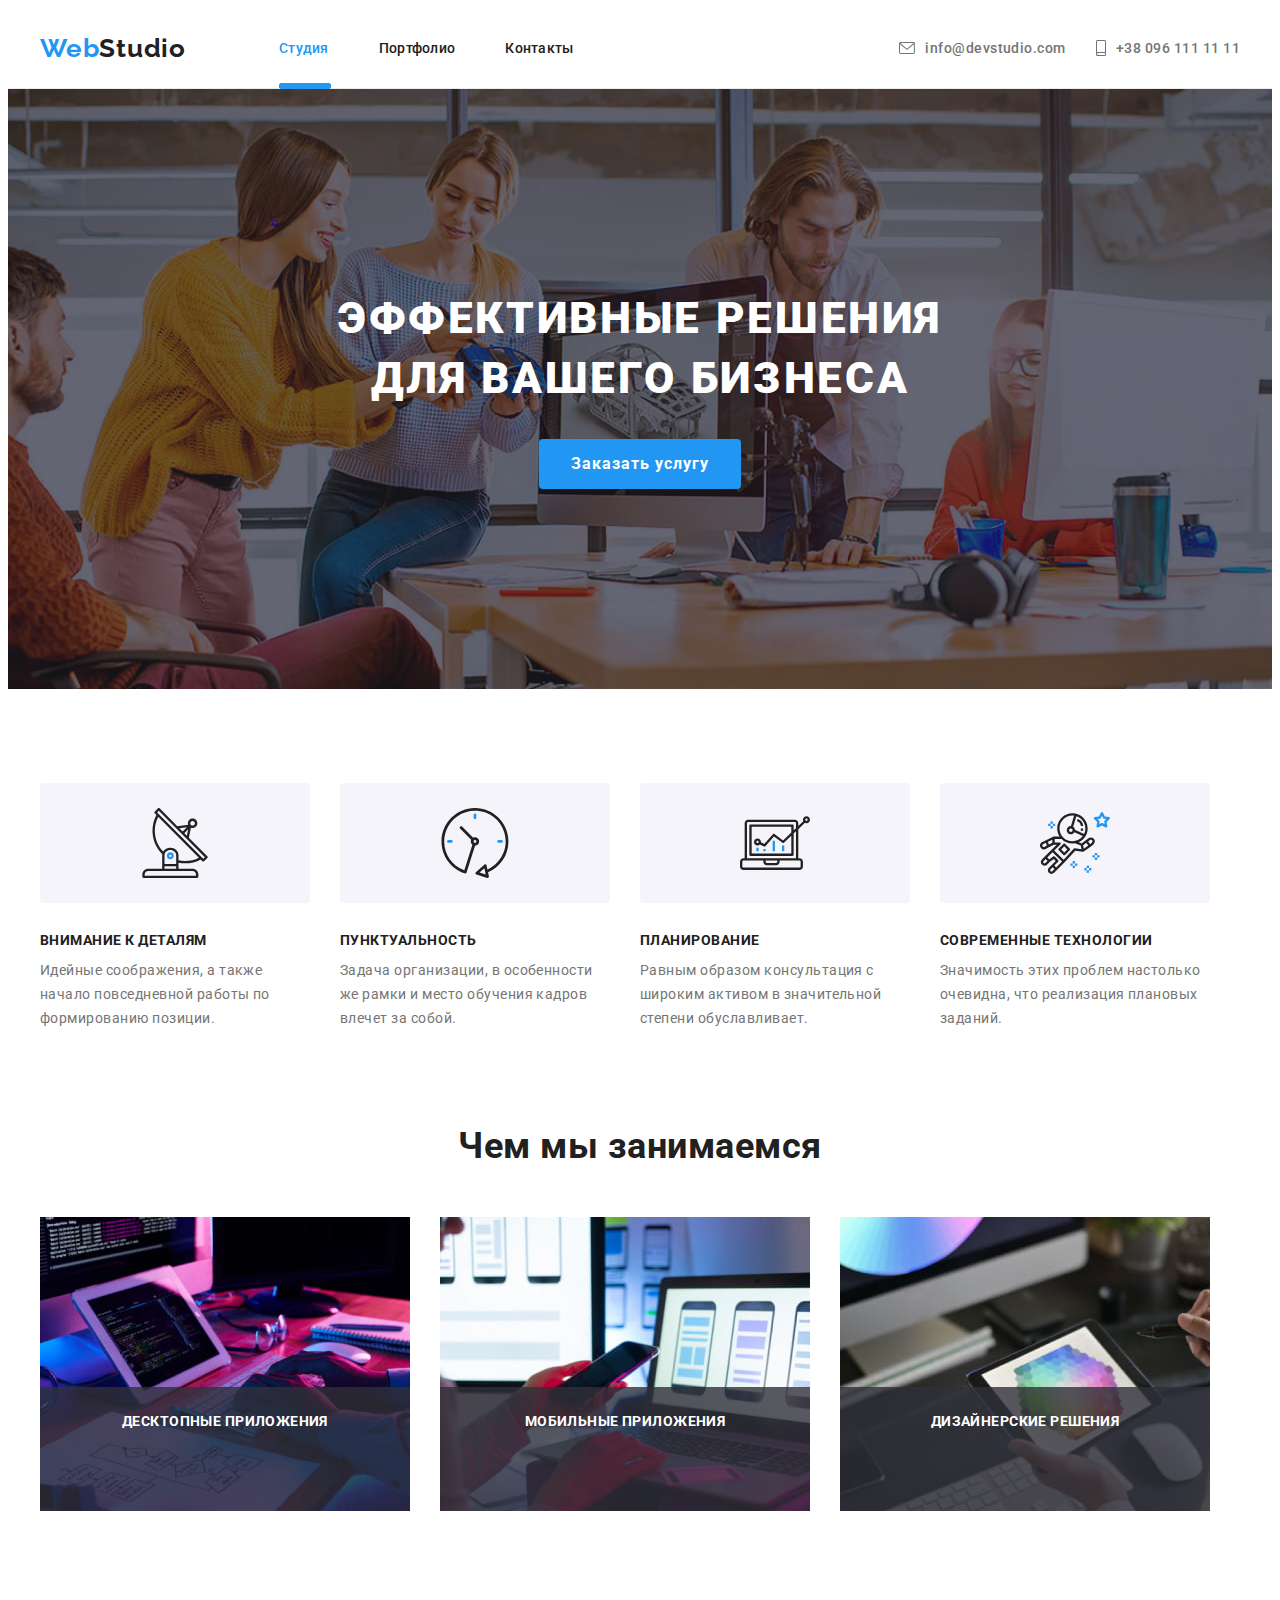
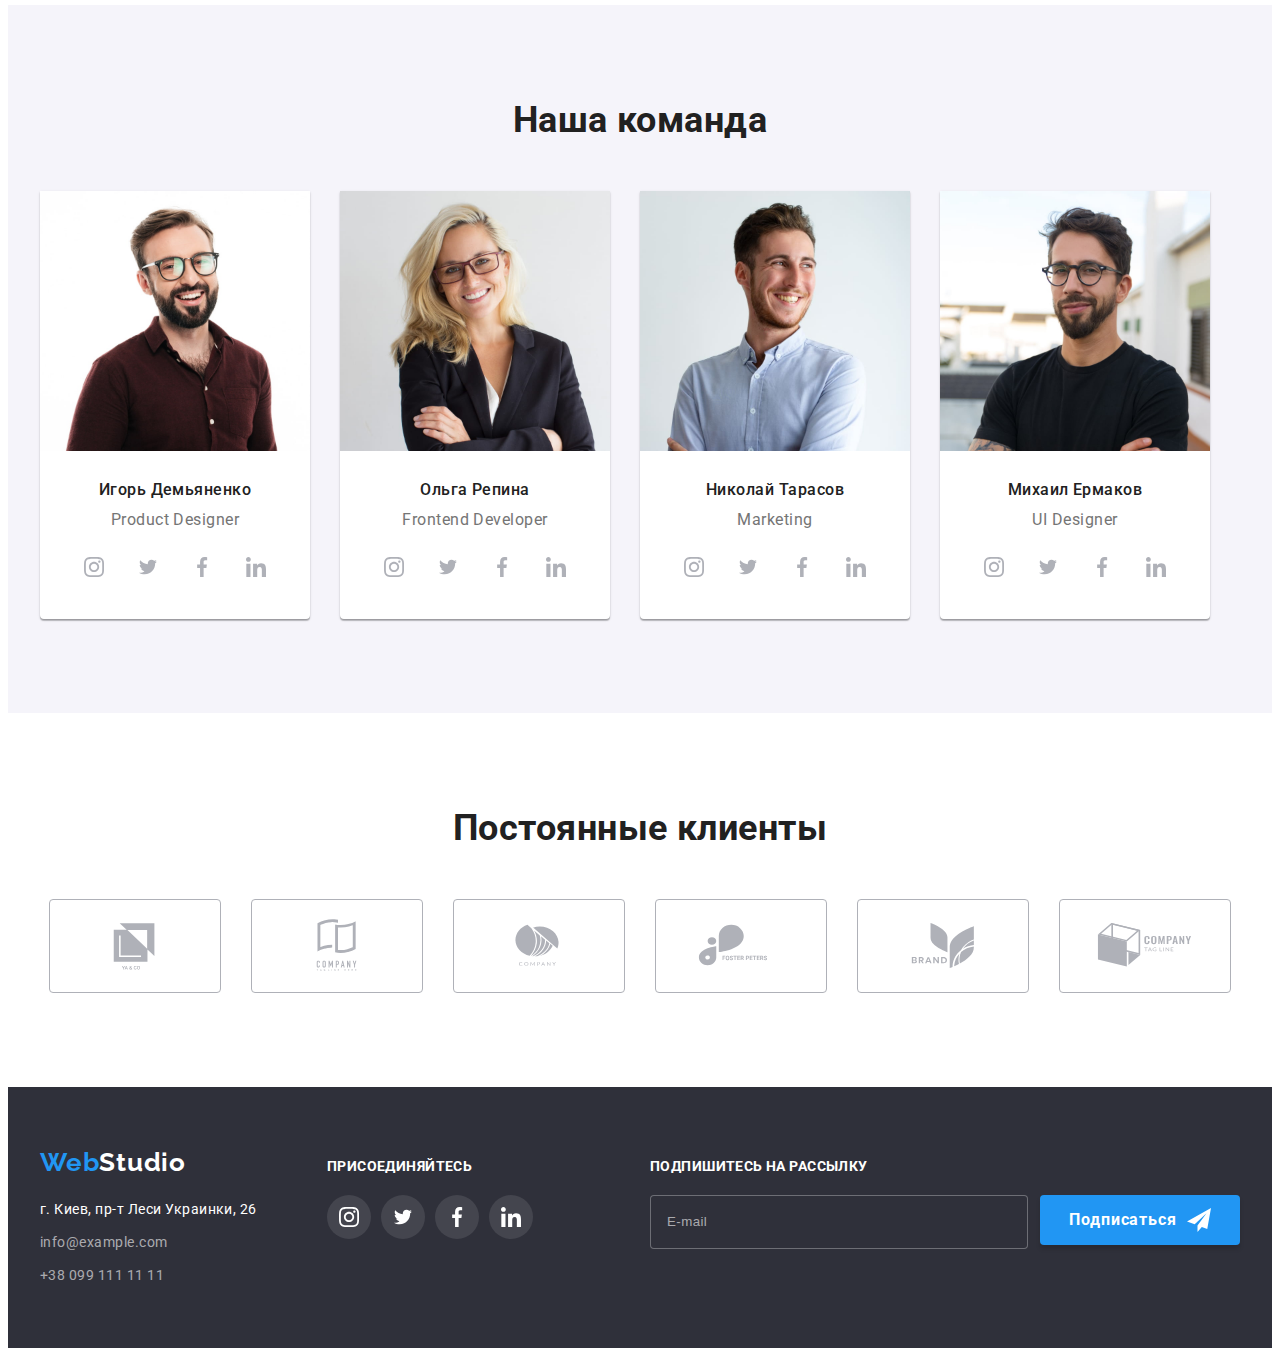
<file: index.html>
<!DOCTYPE html>
<html lang="ru">

<head>

   <meta charset="UTF-8">
   <meta http-equiv="X-UA-Compatible" content="IE=edge">
   <meta name="viewport" content="width=device-width, initial-scale=1.0">
   <title>Document</title>
   <link rel="preconnect" href="https://fonts.googleapis.com">
   <link rel="preconnect" href="https://fonts.gstatic.com" crossorigin>
   <link
      href="https://fonts.googleapis.com/css2?family=Raleway:wght@700&family=Roboto:wght@400;500;700;900&display=swap"
      rel="stylesheet">
   <link rel="stylesheet" href="https://cdnjs.cloudflare.com/ajax/libs/modern-normalize/1.1.0/modern-normalize.min.css"
      integrity="sha512-wpPYUAdjBVSE4KJnH1VR1HeZfpl1ub8YT/NKx4PuQ5NmX2tKuGu6U/JRp5y+Y8XG2tV+wKQpNHVUX03MfMFn9Q=="
      crossorigin="anonymous" referrerpolicy="no-referrer">
   <link rel="stylesheet" type="text/css" href="./css/styles.css">
</head>

<body class="page">

   <!-- HEADER-studio-sitenav -->

   <header class="page-header">
      <div class="page-header-comtent container">
         <nav class="logo-nav-content">
            <a href="" class="logo">Web<span>Studio</span></a>
            <ul class="site-nav list">
               <li><a href="" class="click current">Студия</a></li>
               <li><a href="./portfolio.html" class="click">Портфолио</a></li>
               <li><a href="" class="click">Контакты</a></li>
            </ul>
         </nav>
         <ul class="auth-nav list">
            <li><a href="mailto:info@devstudio.com" class="click"><svg width="16" height="12">
                     <use href="./images/icons.svg#icon-envelope"></use>
                  </svg>info@devstudio.com</a></li>
            <li><a href="tel:+380961111111" class="click"><svg width="10" height="16">
                     <use href="./images/icons.svg#icon-smartphone"></use>
                  </svg>+38 096 111 11 11</a></li>
         </ul>
      </div>
   </header>

   <main>

      <!-- hero -->

      <section class="hero">
         <div class="hero-content">
            <h1 class="hero-title">Эффективные решения<br>
               для вашего бизнеса</h1>
            <button class="btn-service" data-modal-open>
               Заказать услугу
            </button>
         </div>
      </section>

      <!-- declaration -->

      <section class="declaration section">
         <div class="declaration-text container">
            <ul class="declaration-list list">
               <li class="list-item">
                  <div class="declaration-item">
                     <svg width="70" height="70">
                        <use href="./images/icons.svg#icon-antenna"></use>
                     </svg>
                  </div>
                  <h3>Внимание к деталям</h3>
                  <p>Идейные соображения, а также начало повседневной работы по формированию позиции.</p>
               </li>
               <li class="list-item">
                  <div class="declaration-item">
                     <svg width="70" height="70">
                        <use href="./images/icons.svg#icon-clock"></use>
                     </svg>
                  </div>
                  <h3>Пунктуальность</h3>
                  <p>Задача организации, в особенности же рамки и место обучения кадров влечет за собой.</p>
               </li>
               <li class="list-item">
                  <div class="declaration-item">
                     <svg width="70" height="70">
                        <use href="./images/icons.svg#icon-diagram"></use>
                     </svg>
                  </div>
                  <h3>Планирование</h3>
                  <p>Равным образом консультация с широким активом в значительной степени обуславливает.</p>
               </li>
               <li class="list-item">
                  <div class="declaration-item">
                     <svg width="70" height="70">
                        <use href="./images/icons.svg#icon-astronaut"></use>
                     </svg>
                  </div>
                  <h3>Современные технологии</h3>
                  <p>Значимость этих проблем настолько очевидна, что реализация плановых заданий.</p>
               </li>
            </ul>
         </div>
      </section>

      <!-- work -->

      <section class="work section">
         <div class="work-content container">
            <h2 class="work-title">Чем мы занимаемся</h2>
            <ul class="work-images list">
               <li>
                  <img src="./images/box-1.jpg" alt="человек использует настольный ПК" width="370" height="294">
                  <div class="work-label">
                     Десктопные приложения
                  </div>
               </li>
               <li>
                  <img src="./images/box-2.jpg" alt="человек использует смартфон" width="370" height="294">
                  <div class="work-label">
                     Мобильные приложения
                  </div>
               </li>
               <li>
                  <img src="./images/box-3.jpg" alt="человек работает на планшете" width="370" height="294">
                  <div class="work-label">
                     Дизайнерские решения
                  </div>
               </li>
            </ul>
         </div>
      </section>

      <!-- our team -->

      <section class="our-team section">
         <div class="our-team-content container">
            <h2 class="our-team-title">Наша команда</h2>
            <ul class="team-img list">
               <li>
                  <img src="./images/i.demjnenko.jpg" alt="личное фото-игорь демьяненко" width="270" height="260">
                  <div class="team-img-text">
                     <h3>Игорь Демьяненко</h3>
                     <p lang="en">Product Designer</p>
                     <ul class="social-media list">
                        <li class="logo-media"><a href="">
                              <svg class="media" width="20" height="20">
                                 <use href="./images/icons.svg#icon-instagram"></use>
                              </svg>
                           </a></li>
                        <li class="logo-media"><a href="">
                              <svg class="media" width="22" height="18">
                                 <use href="./images/icons.svg#icon-twitter"></use>
                              </svg>
                           </a></li>
                        <li class="logo-media"><a href="">
                              <svg class="media" width="20" height="28">
                                 <use href="./images/icons.svg#icon-facebook"></use>
                              </svg>
                           </a></li>
                        <li class="logo-media"><a href="">
                              <svg class="media" width="20" height="20">
                                 <use href="./images/icons.svg#icon-linkedin"></use>
                              </svg>
                           </a></li>
                     </ul>
                  </div>
               </li>
               <li>
                  <img src="./images/o.repina.jpg" alt="личное фото-ольга репина" width="270" height="260">
                  <div class="team-img-text">
                     <h3>Ольга Репина</h3>
                     <p lang="en">Frontend Developer</p>
                     <ul class="social-media list">
                        <li class="logo-media"><a href="">
                              <svg class="media" width="20" height="20">
                                 <use href="./images/icons.svg#icon-instagram"></use>
                              </svg>
                           </a></li>
                        <li class="logo-media"><a href="">
                              <svg class="media" width="22" height="18">
                                 <use href="./images/icons.svg#icon-twitter"></use>
                              </svg>
                           </a></li>
                        <li class="logo-media"><a href="">
                              <svg class="media" width="20" height="28">
                                 <use href="./images/icons.svg#icon-facebook"></use>
                              </svg>
                           </a></li>
                        <li class="logo-media"><a href="">
                              <svg class="media" width="20" height="20">
                                 <use href="./images/icons.svg#icon-linkedin"></use>
                              </svg>
                           </a></li>
                     </ul>
                  </div>
               </li>
               <li>
                  <img src="./images/n.tarasov.jpg" alt="личное фото-николай тарасов" width="270" height="260">
                  <div class="team-img-text">
                     <h3>Николай Тарасов</h3>
                     <p lang="en">Marketing</p>
                     <ul class="social-media list">
                        <li class="logo-media"><a href="">
                              <svg class="media" width="20" height="20">
                                 <use href="./images/icons.svg#icon-instagram"></use>
                              </svg>
                           </a></li>
                        <li class="logo-media"><a href="">
                              <svg class="media" width="22" height="18">
                                 <use href="./images/icons.svg#icon-twitter"></use>
                              </svg>
                           </a></li>
                        <li class="logo-media"><a href="">
                              <svg class="media" width="20" height="28">
                                 <use href="./images/icons.svg#icon-facebook"></use>
                              </svg>
                           </a></li>
                        <li class="logo-media"><a href="">
                              <svg class="media" width="20" height="20">
                                 <use href="./images/icons.svg#icon-linkedin"></use>
                              </svg>
                           </a></li>
                     </ul>
                  </div>
               </li>
               <li>
                  <img src="./images/m.ermakov.jpg" alt="личное фото-михаил ермаков" width="270" height="260">
                  <div class="team-img-text">
                     <h3>Михаил Ермаков</h3>
                     <p lang="en">UI Designer</p>
                     <ul class="social-media list">
                        <li class="logo-media"><a href="">
                              <svg class="media" width="20" height="20">
                                 <use href="./images/icons.svg#icon-instagram"></use>
                              </svg>
                           </a></li>
                        <li class="logo-media"><a href="">
                              <svg class="media" width="22" height="18">
                                 <use href="./images/icons.svg#icon-twitter"></use>
                              </svg>
                           </a></li>
                        <li class="logo-media"><a href="">
                              <svg class="media" width="20" height="28">
                                 <use href="./images/icons.svg#icon-facebook"></use>
                              </svg>
                           </a></li>
                        <li class="logo-media"><a href="">
                              <svg class="media" width="20" height="20">
                                 <use href="./images/icons.svg#icon-linkedin"></use>
                              </svg>
                           </a></li>
                     </ul>
                  </div>
               </li>
            </ul>
         </div>
      </section>

      <!-- regular-customers -->

      <section class="reg-custom section">
         <div class="gallery-custom container">
            <h2 class="reg-custom-title">Постоянные клиенты</h2>
            <ul class="reg-custom-gallery list">
               <li class="logo-client">
                  <a href="">
                     <svg class="client" width="106" height="60">
                        <use href="./images/icons.svg#icon-group-1"></use>
                     </svg>
                  </a>
               </li>
               <li class="logo-client">
                  <a href="">
                     <svg class="client" width="106" height="60">
                        <use href="./images/icons.svg#icon-group-2"></use>
                     </svg>
                  </a>
               </li>
               <li class="logo-client">
                  <a href="">
                     <svg class="client" width="106" height="60">
                        <use href="./images/icons.svg#icon-group-3"></use>
                     </svg>
                  </a>
               </li>
               <li class="logo-client">
                  <a href="">
                     <svg class="client" width="106" height="60">
                        <use href="./images/icons.svg#icon-group-4"></use>
                     </svg>
                  </a>
               </li>
               <li class="logo-client">
                  <a href="">
                     <svg class="client" width="106" height="60">
                        <use href="./images/icons.svg#icon-group-5"></use>
                     </svg>
                  </a>
               </li>
               <li class="logo-client">
                  <a href="">
                     <svg class="client" width="106" height="60">
                        <use href="./images/icons.svg#icon-group-6"></use>
                     </svg>
                  </a>
               </li>
            </ul>
         </div>
      </section>

      <!-- modal -->

      <div class="backdrop is-hidden" data-modal>
         <div class="modal-wind">
            <div class="modal-button-close">
               <button type="button" class="btn-close-service" data-modal-close>
                  <svg width="11" height="11">
                     <use href="./images/icons.svg#icon-Vector-close"></use>
                  </svg>
               </button>
            </div>
            <div class="modal-form">
               <h2>Оставьте свои данные, мы вам перезвоним</h2>
               <form class="speaker-form">
                  <div class="form-fild">
                     <label for="user-name">
                        <span class="form-fild-name">Имя</span>
                        <input type="text" name="user-name" id="user-name" class="form-input">
                        <span class="icon-form-fild">
                           <svg width="18" height="18">
                              <use href="./images/icons.svg#icon-person-black"></use>
                           </svg>
                        </span>
                     </label>
                  </div>
                  <div class="form-fild">
                     <label for="tel">
                        <span class="form-fild-name">Телефон</span>
                        <input type="tel" name="tel" id="tel" class="form-input">
                        <span class="icon-form-fild">
                           <svg width="18" height="18">
                              <use href="./images/icons.svg#icon-phone-black"></use>
                           </svg>
                        </span>
                     </label>
                  </div>
                  <div class="form-fild">
                     <label for="mail">
                        <span class="form-fild-name">Почта</span>
                        <input type="email" name="email" id="mail" class="form-input">
                        <span class="icon-form-fild">
                           <svg width="18" height="18">
                              <use href="./images/icons.svg#icon-email-black"></use>
                           </svg>
                        </span>
                     </label>
                  </div>
                  <div class="form-coment">
                     <label for="coment">Комментарий</label>
                     <textarea name="feedback" rows="4" id="coment" placeholder="Введите текст"></textarea>
                  </div>
                  <div class="form-agreement">
                     <label class="agreement" for="agreement">
                        <input type="checkbox" name="agreement" id="agreement" class="checkbox">
                        Соглашаюсь с рассылкой и принимаю
                        <a href="">Условия договора</a>
                        <span class="agreement-icon-check">
                           <svg width="16" height="15">
                              <use href="./images/icons.svg#icon-icon-check"></use>
                           </svg>
                        </span>
                        <span class="agreement-icon">
                           <svg width="16" height="15">
                              <use href="./images/icons.svg#icon-vector-check"></use>
                           </svg>
                        </span>
                     </label>
                  </div>
                  <div class="form-fild-button">
                     <button type="submit">Отправить</button>
                  </div>
               </form>
            </div>
         </div>
      </div>
   </main>

   <!-- footer -->

   <footer>
      <div class="fotor-content container">
         <div class="address">
            <a href="" class="logo-footer">Web<span>Studio</span></a>
            <address class="address-footer">
               <ul class="contact-footer list">
                  <li><a href="https://www.google.com.ua/maps/search/%D0%B3.+%D0%9A%D0%B8%D0%B5%D0%B2,+%D0%BF%D1%80-%D1%82+%D0%9B%D0%B5%D1%81%D0%B8+%D0%A3%D0%BA%D1%80%D0%B0%D0%B8%D0%BD%D0%BA%D0%B8,+26/@50.4262396,30.5361652,17.26z?hl=ru"
                        class="address-map" target="_blank" rel="noreferrer noopener">г. Киев, пр-т Леси Украинки,
                        26</a></li>
                  <li><a href="mailto:info@example.com" class="click">info@example.com</a></li>
                  <li><a href="tel:+380991111111" class="click">+38 099 111 11 11</a></li>
               </ul>
            </address>
         </div>
         <div class="social">
            <h3>присоединяйтесь</h3>
            <ul class="social-site list">
               <li class="site-media"><a href="">
                     <svg class="socmedia" width="20" height="20">
                        <use href="./images/icons.svg#icon-instagram"></use>
                     </svg>
                  </a></li>
               <li class="site-media"><a href="">
                     <svg class="socmedia" width="22" height="18">
                        <use href="./images/icons.svg#icon-twitter"></use>
                     </svg>
                  </a></li>
               <li class="site-media"><a href="">
                     <svg class="socmedia" width="20" height="28">
                        <use href="./images/icons.svg#icon-facebook"></use>
                     </svg>
                  </a></li>
               <li class="site-media"><a href="">
                     <svg class="socmedia" width="20" height="20">
                        <use href="./images/icons.svg#icon-linkedin"></use>
                     </svg>
                  </a></li>
            </ul>
         </div>
         <div class="mail-mailing">
            <form>
               <label class="mailing-list" for="mailing">Подпишитесь на рассылку</label>
               <div class="but-mailing-mail">
                  <input type="email" name="email" id="mailing" placeholder="E-mail">
                  <button class="but-mailing" type="submit">Подписаться
                     <svg width="24" height="24">
                        <use href="./images/icons.svg#icon-icon-send"></use>
                     </svg>
                  </button>
               </div>
            </form>
         </div>
      </div>
   </footer>
   <script src="./js/modal.js"></script>

</body>



</html>
</file>
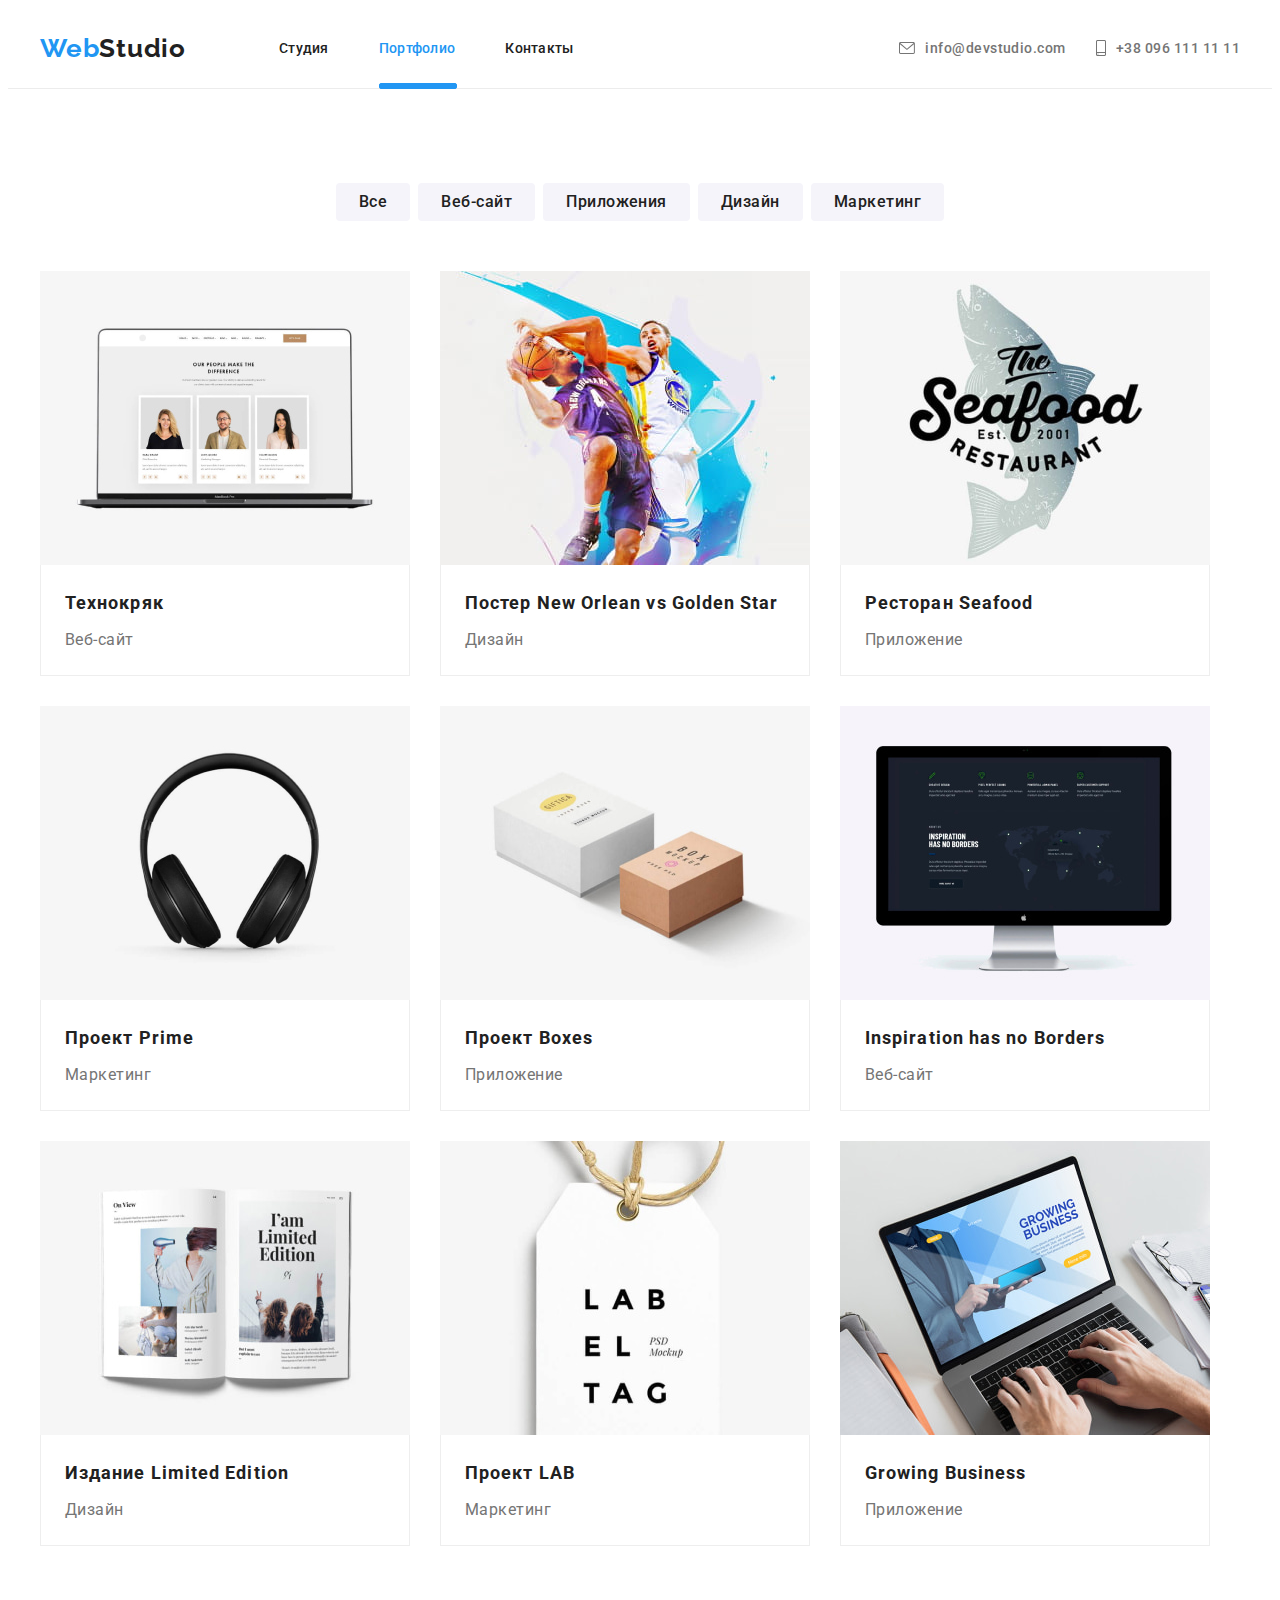
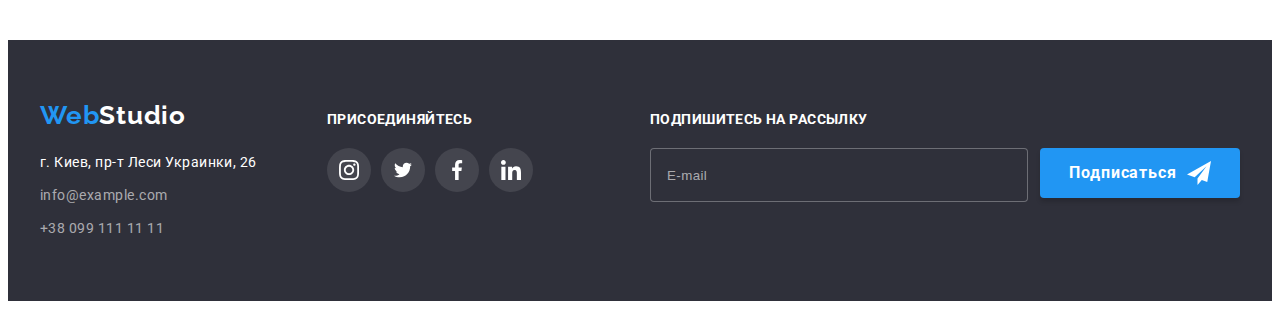
<file: portfolio.html>
<!DOCTYPE html>
<html lang="ru">

<head>
   <meta charset="UTF-8">
   <meta http-equiv="X-UA-Compatible" content="IE=edge">
   <meta name="viewport" content="width=device-width, initial-scale=1.0">
   <title>Document</title>
   <link rel="preconnect" href="https://fonts.googleapis.com">
   <link rel="preconnect" href="https://fonts.gstatic.com" crossorigin>
   <link
      href="https://fonts.googleapis.com/css2?family=Raleway:wght@700&family=Roboto:wght@400;500;700;900&display=swap"
      rel="stylesheet">
   <link rel="stylesheet" href="https://cdnjs.cloudflare.com/ajax/libs/modern-normalize/1.1.0/modern-normalize.min.css"
      integrity="sha512-wpPYUAdjBVSE4KJnH1VR1HeZfpl1ub8YT/NKx4PuQ5NmX2tKuGu6U/JRp5y+Y8XG2tV+wKQpNHVUX03MfMFn9Q=="
      crossorigin="anonymous" referrerpolicy="no-referrer">
   <link rel="stylesheet" type="text/css" href="./css/styles.css">
</head>

<body class="page">
   <!-- HEADER-studio-sitenav -->
   <header class="page-header">
      <div class="page-header-comtent container">
         <nav class="logo-nav-content">
            <a href="" class="logo">Web<span>Studio</span></a>
            <ul class="site-nav list">
               <li><a href="./index.html" class="click">Студия</a></li>
               <li><a href="" class="click current">Портфолио</a></li>
               <li><a href="" class="click">Контакты</a></li>
            </ul>
         </nav>
         <ul class="auth-nav list">
            <li><a href="mailto:info@devstudio.com" class="click"><svg width="16" height="12">
                     <use href="./images/icons.svg#icon-envelope"></use>
                  </svg>info@devstudio.com</a></li>
            <li><a href="tel:+380961111111" class="click"><svg width="10" height="16">
                     <use href="./images/icons.svg#icon-smartphone"></use>
                  </svg>+38 096 111 11 11</a></li>
         </ul>
      </div>
   </header>

   <!-- portfolio -->

   <main>

      <section class="portfolio section">
         <div class="portfolio-content container">

            <!--скрытый заголовок <h1>Портфолио</h1> -->

            <h1 class="visually-hidden">Портфолио</h1>

            <!-- button-menu -->

            <ul class="portfolio-menu list">
               <li>
                  <button type="button" class="button-menu old-menu">Все</button>
               </li>
               <li>
                  <button type="button" class="button-menu web-menu">Веб-сайт</button>
               </li>
               <li>
                  <button type="button" class="button-menu applic-menu">Приложения</button>
               </li>
               <li>
                  <button type="button" class="button-menu desing-menu">Дизайн</button>
               </li>
               <li>
                  <button type="button" class="button-menu market-menu">Маркетинг</button>
               </li>
            </ul>

            <!-- portfolio-list -->
            <!-- adaptive -->

            <div class="portfolio-flex">
               <ul class="portfolio-site list">
                  <li class="flex-elements">
                     <a href="">
                        <div class="card-overly">
                           <img src="./images/технокряк.jpg" alt="изображение монитора с сайтом" width="370"
                              height="294">
                           <div class="overly-card">
                              Технокряк это современная площадка распространения коронавируса. Компании используют эту
                              платформу для цифрового шпионажа и атак на защищённые сервера конкурентов.
                           </div>
                        </div>
                        <div class="flex-elements-text">
                           <h3>Технокряк</h3>
                           <p>Веб-сайт</p>
                        </div>
                     </a>
                  </li>
                  <li class="flex-elements">
                     <a href="">
                        <div class="card-overly">
                           <img src="./images/постер.jpg" alt="два игрока играют в баскетбол" width="370" height="294">
                           <div class="overly-card">
                              Технокряк это современная площадка распространения коронавируса. Компании используют эту
                              платформу для цифрового шпионажа и атак на защищённые сервера конкурентов.
                           </div>
                        </div>
                        <div class="flex-elements-text">
                           <h3>Постер <span lang="en">New Orlean vs Golden Star</span></h3>
                           <p>Дизайн</p>
                        </div>
                     </a>
                  </li>
                  <li class="flex-elements">
                     <a href="">
                        <div class="card-overly">
                           <img src="./images/ресторан.jpg" alt="логотип ресторана" width="370" height="294">
                           <div class="overly-card">
                              Технокряк это современная площадка распространения коронавируса. Компании используют эту
                              платформу для цифрового шпионажа и атак на защищённые сервера конкурентов.
                           </div>
                        </div>
                        <div class="flex-elements-text">
                           <h3>Ресторан Seafood</h3>
                           <p>Приложение</p>
                        </div>
                     </a>
                  </li>
                  <li class="flex-elements">
                     <a href="">
                        <div class="card-overly">
                           <img src="./images/проект-прайм.jpg" alt="изображение наушников" width="370" height="294">
                           <div class="overly-card">
                              Технокряк это современная площадка распространения коронавируса. Компании используют эту
                              платформу для цифрового шпионажа и атак на защищённые сервера конкурентов.
                           </div>
                        </div>
                        <div class="flex-elements-text">
                           <h3>Проект Prime</h3>
                           <p>Маркетинг</p>
                        </div>
                     </a>
                  </li>
                  <li class="flex-elements">
                     <a href="">
                        <div class="card-overly">
                           <img src="./images/проект-боксез.jpg" alt="изображение двух коробок" width="370"
                              height="294">
                           <div class="overly-card">
                              Технокряк это современная площадка распространения коронавируса. Компании используют эту
                              платформу для цифрового шпионажа и атак на защищённые сервера конкурентов.
                           </div>
                        </div>
                        <div class="flex-elements-text">
                           <h3>Проект Boxes</h3>
                           <p>Приложение</p>
                        </div>
                     </a>
                  </li>
                  <li class="flex-elements">
                     <a href="">
                        <div class="card-overly">
                           <img src="./images/инспирейшн.jpg" alt="изображение монитора с сайтом" width="370"
                              height="294">
                           <div class="overly-card">
                              Технокряк это современная площадка распространения коронавируса. Компании используют эту
                              платформу для цифрового шпионажа и атак на защищённые сервера конкурентов.
                           </div>
                        </div>
                        <div class="flex-elements-text">
                           <h3 lang="en">Inspiration has no Borders</h3>
                           <p>Веб-сайт</p>
                        </div>
                     </a>
                  </li>
                  <li class="flex-elements">
                     <a href="">
                        <div class="card-overly">
                           <img src="./images/издание.jpg" alt="раскрытый журнал" width="370" height="294">
                           <div class="overly-card">
                              Технокряк это современная площадка распространения коронавируса. Компании используют эту
                              платформу для цифрового шпионажа и атак на защищённые сервера конкурентов.
                           </div>
                        </div>
                        <div class="flex-elements-text">
                           <h3>Издание Limited Edition</h3>
                           <p>Дизайн</p>
                        </div>
                     </a>
                  </li>
                  <li class="flex-elements">
                     <a href="">
                        <div class="card-overly">
                           <img src="./images/проект-лаб.jpg" alt="изображение бейджа" width="370" height="294">
                           <div class="overly-card">
                              Технокряк это современная площадка распространения коронавируса. Компании используют эту
                              платформу для цифрового шпионажа и атак на защищённые сервера конкурентов.
                           </div>
                        </div>
                        <div class="flex-elements-text">
                           <h3>Проект LAB</h3>
                           <p>Маркетинг</p>
                        </div>
                     </a>
                  </li>
                  <li class="flex-elements">
                     <a href="">
                        <div class="card-overly">
                           <img src="./images/браунинг.jpg" alt="человек работает на ноутбуке" width="370" height="294">
                           <div class="overly-card">
                              Технокряк это современная площадка распространения коронавируса. Компании используют эту
                              платформу для цифрового шпионажа и атак на защищённые сервера конкурентов.
                           </div>
                        </div>
                        <div class="flex-elements-text">
                           <h3 lang="en">Growing Business</h3>
                           <p>Приложение</p>
                        </div>
                     </a>
                  </li>
               </ul>
            </div>
         </div>
      </section>

   </main>

   <footer>
      <div class="fotor-content container">
         <div class="address">
            <a href="" class="logo-footer">Web<span>Studio</span></a>
            <address class="address-footer">
               <ul class="contact-footer list">
                  <li><a href="https://www.google.com.ua/maps/search/%D0%B3.+%D0%9A%D0%B8%D0%B5%D0%B2,+%D0%BF%D1%80-%D1%82+%D0%9B%D0%B5%D1%81%D0%B8+%D0%A3%D0%BA%D1%80%D0%B0%D0%B8%D0%BD%D0%BA%D0%B8,+26/@50.4262396,30.5361652,17.26z?hl=ru"
                        class="address-map" target="_blank" rel="noreferrer noopener">г. Киев, пр-т Леси Украинки,
                        26</a></li>
                  <li><a href="mailto:info@example.com" class="click">info@example.com</a></li>
                  <li><a href="tel:+380991111111" class="click">+38 099 111 11 11</a></li>
               </ul>
            </address>
         </div>
         <div class="social">
            <h3>присоединяйтесь</h3>
            <ul class="social-site list">
               <li class="site-media"><a href="">
                     <svg class="socmedia" width="20" height="20">
                        <use href="./images/icons.svg#icon-instagram"></use>
                     </svg>
                  </a></li>
               <li class="site-media"><a href="">
                     <svg class="socmedia" width="22" height="18">
                        <use href="./images/icons.svg#icon-twitter"></use>
                     </svg>
                  </a></li>
               <li class="site-media"><a href="">
                     <svg class="socmedia" width="20" height="28">
                        <use href="./images/icons.svg#icon-facebook"></use>
                     </svg>
                  </a></li>
               <li class="site-media"><a href="">
                     <svg class="socmedia" width="20" height="20">
                        <use href="./images/icons.svg#icon-linkedin"></use>
                     </svg>
                  </a></li>
            </ul>
         </div>
         <div class="mail-mailing">
            <form>
               <label class="mailing-list" for="mailing">Подпишитесь на рассылку</label>
               <div class="but-mailing-mail">
                  <input type="email" name="email" id="mailing" placeholder="E-mail">
                  <button class="but-mailing" type="submit">Подписаться
                     <svg width="24" height="24">
                        <use href="./images/icons.svg#icon-icon-send"></use>
                     </svg>
                  </button>
               </div>
            </form>
         </div>
      </div>
   </footer>


</body>

</html>
</file>
<file: css/styles.css>
:root {
   --primary-text-color: #757575;
   --title-text-color: #212121;
   --accent-color: #FFFFFF;
   --logo-color: #2196F3;
   --body-background-color: #FFFFFF;
   --logo-background-color: #2196F3;
   --section-background: #2F303A;
   --button-back-color: #F5F4FA;
   --accent-footer-color: #FFFFFF99;
   --logo-background-click: #188CE8;

}

/* -------переменные----------- */
/* основной цвет color: #757575; */
/* вторичный цвет color: #212121; */
/* цвет прозрачный color: rgba(255, 255, 255, 0.6); */
/* белый цвет color: #FFFFFF; */
/* цвет лого color: #2196F3; */
/* черный цвет  color: #000000;*/

/* Обнуление margin и padding*/
h1,
h2,
h3,
h4,
h5,
h6,
p,
ul {
   margin: 0px;
   padding: 0px;
}

/* ----------BODY------------- */

body {
   background-color: var(--body-background-color);
   color: var(--primary-text-color);
   font-family: Roboto, sans-serif;
   font-weight: 400;
   letter-spacing: 0.03em;
}

/* outline: 2px solid tomato; */

.container {
   margin-left: auto;
   margin-right: auto;
   width: 1200px;
   padding-left: 15px;
   padding-right: 15px;
}

.section {
   padding-top: 94px;
   padding-bottom: 94px;
}

.list {
   list-style: none;
}

a {
   text-decoration: none;
}

img {
   display: block;
}

/*------------HEADER----------- */
/* -----------studio----------- */

.page-header {
   border-bottom: 1px solid #ECECEC
}

.page-header-comtent {
   display: flex;
}

.logo {
   color: var(--logo-color);
   font-family: Raleway, sans-serif;
   font-weight: 700;
   font-size: 26px;
   line-height: 1.19;
   letter-spacing: 0.03em;
}

.logo span {
   color: var(--title-text-color);
}

.logo-nav-content {
   display: flex;
   align-items: center;
}

/*------------ Sitenav---------- */

.site-nav {
   display: flex;
   margin-left: 93px;
}

.site-nav a {
   display: block;
   padding-top: 32px;
   padding-bottom: 32px;
   position: relative;
}

/* -----адаптив-Sitenav----- */
.site-nav .click.current {
   color: var(--logo-color);
}

.site-nav .click.current::after {
   display: block;
   content: '';
   width: 100%;
   height: 4px;
   background-color: var(--logo-color);
   border: 1px solid var(--logo-color);
   border-radius: 2px;
   position: absolute;
   left: 0;
   bottom: -1px;

}

.site-nav li:not(:last-child) {
   margin-right: 50px;
}

.site-nav .click {
   color: var(--title-text-color);
   font-weight: 500;
   font-size: 14px;
   line-height: 1.17;
   letter-spacing: 0.02em;
   transition: color 250ms cubic-bezier(0.4, 0, 0.2, 1);
}

.site-nav .click:hover,
.site-nav .click:focus {
   color: var(--logo-color);
}

.auth-nav {
   display: flex;
   align-items: center;
   margin-left: auto;
}

.auth-nav svg {
   margin-right: 10px;
   fill: currentColor;
}

.auth-nav a {
   display: flex;
   align-items: center;
   height: 50px;
}

.auth-nav li:not(:last-child) {
   margin-right: 30px;
}

.auth-nav .click {
   color: var(--primary-text-color);
   font-weight: 500;
   font-size: 14px;
   line-height: 1.17;
   transition: color 250ms cubic-bezier(0.4, 0, 0.2, 1);
}

.auth-nav .click:hover,
.auth-nav .click:focus {
   color: var(--logo-color);
}

/* --------------hero------------- */

.hero-content {
   max-width: 1600px;
   margin-left: auto;
   margin-right: auto;
   background-image: linear-gradient(to right, rgba(47, 48, 58, 0.4), rgba(47, 48, 58, 0.4)),
      url("../images/hero-one.jpg");
   background-color: var(--section-background);
   background-repeat: no-repeat;
   background-position: center;
   background-size: cover;
   text-align: center;
   padding-top: 200px;
   padding-bottom: 200px;

}

.hero-title {
   color: var(--accent-color);
   font-weight: 900;
   font-size: 44px;
   line-height: 1.36;
   letter-spacing: 0.06em;
   text-transform: uppercase;
   margin-bottom: 30px;
}

button {
   font-family: inherit;
   cursor: pointer;
   font-size: 16px;
   border: 1px solid transparent;
}

.btn-service {
   background-color: var(--logo-background-color);
   color: var(--accent-color);
   font-weight: 700;
   border-radius: 4px;
   line-height: 1.87;
   letter-spacing: 0.06em;
   height: 50px;
   min-width: 200px;
   padding-left: 31px;
   padding-right: 31px;
   transition: background-color 250ms cubic-bezier(0.4, 0, 0.2, 1);

}

.btn-service:hover,
.btn-service:focus {
   background-color: var(--logo-background-click);
}


/*------------ declaration--------- */

.declaration {
   padding-bottom: 0px;
}

.declaration-list {
   display: flex;
}

.declaration-item {
   display: flex;
   justify-content: center;
   align-items: center;
   width: 270px;
   height: 120px;
   background-color: var(--button-back-color);
   border-radius: 4px;
   margin-bottom: 30px;
}

.declaration-list li {
   width: 270px;
}

.declaration-list li:not(:last-child) {
   margin-right: 30px;
}

.declaration-list h3 {
   color: var(--title-text-color);
   font-size: 14px;
   font-weight: 700;
   line-height: 1.14;
   text-transform: uppercase;
   margin-bottom: 10px;
}

.declaration-list p {
   color: var(--primary-text-color);
   font-size: 14px;
   line-height: 1.71;
}

/*------------ work--------------- */

.work-title {
   margin-bottom: 50px;
}

.work-images {
   display: flex;
}

.work-images li {
   width: 370px;
   position: relative;
}

.work-images li:not(:last-child) {
   margin-right: 30px;
}

.work-title,
.our-team-title,
.reg-custom-title {
   color: var(--title-text-color);
   font-size: 36px;
   font-weight: 700;
   line-height: 1.17;
   text-align: center;
}

/* ------Work-label--------- */

.work-label {
   width: 370px;
   height: 70px;
   padding-top: 27px;
   padding-bottom: 27px;
   background-color: #2F303ACC;
   color: var(--accent-color);
   font-weight: 700;
   font-size: 14px;
   line-height: 1.14;
   text-align: center;
   letter-spacing: 0.03em;
   text-transform: uppercase;
   bottom: 0;
   position: absolute;
}

/*------------our team-------------- */

.our-team {
   background-color: var(--button-back-color);
}

.our-team-title {
   margin-bottom: 50px;
}

.team-img {
   display: flex;
}

.team-img>li {
   background-color: var(--body-background-color);
   text-align: center;
   width: 270px;
   box-shadow: 0px 1px 3px rgba(0, 0, 0, 0.12), 0px 1px 1px rgba(0, 0, 0, 0.14), 0px 2px 1px rgba(0, 0, 0, 0.2);
   border-radius: 0px 0px 4px 4px;
}

.team-img>li:not(:last-child) {
   margin-right: 30px;
}

.team-img-text {
   padding-top: 30px;
   padding-bottom: 30px;
}

.team-img h3 {
   color: var(--title-text-color);
   font-size: 16px;
   font-weight: 500;
   line-height: 1.17;
   margin-bottom: 10px;
}

.team-img p {
   font-size: 16px;
   line-height: 1.19;
   margin-bottom: 16px;
}

.social-media {
   display: flex;
   justify-content: center;
}

.logo-media a {
   display: flex;
   justify-content: center;
   align-items: center;
   width: 44px;
   height: 44px;
   color: #AFB1B8;
   border-radius: 50%;
   cursor: pointer;
   transition: background-color 250ms cubic-bezier(0.4, 0, 0.2, 1), color 250ms cubic-bezier(0.4, 0, 0.2, 1);
}

.social-media li:not(:last-child) {
   margin-right: 10px;
}


.logo-media a:hover,
.logo-media a:focus {
   background-color: var(--logo-background-color);
   color: var(--body-background-color);
}

.media {
   fill: currentColor;
}


/*---------- portfolio----------- */
/*--- скрытый заголовок <h1>Портфолио</h1>--- */

.visually-hidden {
   position: absolute;
   width: 1px;
   height: 1px;
   margin: -1px;
   border: 0;
   padding: 0;
   clip: rect(0 0 0 0);
   overflow: hidden;
}

.portfolio-menu {
   display: flex;
   justify-content: center;
   margin-bottom: 50px;
}

.portfolio-menu li:not(:last-child) {
   margin-right: 8px;
}

/* -------button-menu------------- */

.button-menu {
   color: var(--title-text-color);
   background-color: var(--button-back-color);
   font-weight: 500;
   line-height: 1.62;
   letter-spacing: 0.03em;
   text-align: center;
   border-radius: 4px;
   padding-left: 22px;
   padding-right: 22px;
   box-shadow: none;
   transition: background-color 250ms cubic-bezier(0.4, 0, 0.2, 1), color 250ms cubic-bezier(0.4, 0, 0.2, 1), box-shadow 250ms cubic-bezier(0.4, 0, 0.2, 1);

}

.button-menu:hover,
.button-menu:focus {
   background-color: var(--logo-color);
   color: var(--accent-color);
   box-shadow: 0px 3px 2px 0px #0000001F;
   box-shadow: 0px 3px 2px 0px #00000014;
   box-shadow: 0px 3px 1px 0px #0000001A;

}

.old-menu {
   min-width: 73px;
   height: 38px;
}

.web-menu {
   min-width: 73px;
   height: 38px;
}

.applic-menu {
   min-width: 73px;
   height: 38px;
}

.desing-menu {
   min-width: 73px;
   height: 38px;
}

.market-menu {
   min-width: 73px;
   height: 38px;
}

/* --------portfolio-list-------- */

.portfolio-site {
   display: flex;
   flex-wrap: wrap;
   padding-top: 0px;
}

.portfolio-flex {
   padding-top: 0px;
}

.portfolio-site h3 {
   color: var(--title-text-color);
   font-size: 18px;
   font-weight: 700;
   line-height: 2;
   letter-spacing: 0.06em;
}

.portfolio-site p {
   color: var(--primary-text-color);
   font-size: 16px;
   line-height: 1.87;
}

.flex-elements {
   margin-right: 30px;
   margin-bottom: 30px;
}

.flex-elements img {
   width: 370px;
}


.flex-elements a {
   display: block;
   transition: box-shadow 250ms cubic-bezier(0.4, 0, 0.2, 1);
}

.flex-elements a:hover,
.flex-elements a:focus {
   box-shadow: 0px 1px 1px 0px #0000001F;
   box-shadow: 0px 4px 4px 0px #00000040;
   box-shadow: 0px 4px 4px 0px #00000040;

}

.flex-elements-text {
   padding-top: 20px;
   padding-left: 24px;
   padding-right: 24px;
   padding-bottom: 20px;
   border-left: 1px solid #EEEEEE;
   border-right: 1px solid #EEEEEE;
   border-bottom: 1px solid #EEEEEE;

}

.flex-elements h3 {
   margin-bottom: 4px;
}

.flex-elements:nth-child(3n) {
   margin-right: 0px;
}

.flex-elements:nth-last-child(-n+3) {
   margin-bottom: 0px;
}

/*----- adaptive-------- */
.card-overly {
   position: relative;
   overflow: hidden;
}

.overly-card {
   width: 370px;
   background-color: rgba(33, 150, 243, 0.9);
   font-size: 18px;
   line-height: 1.56;
   letter-spacing: 0.03em;
   color: var(--accent-color);
   padding-left: 24px;
   padding-right: 24px;
   padding-top: 63px;
   padding-bottom: 63px;
   position: absolute;
   transform: translateY(0);
   transition: transform 250ms cubic-bezier(0.4, 0, 0.2, 1);

}

.flex-elements a:hover .overly-card {
   transform: translateY(-100%);
}

/* -----------regular customers------- */

.gallery-custom {
   text-align: center;
}

.reg-custom-title {
   margin-bottom: 50px;
}

.reg-custom-gallery {
   display: flex;
   justify-content: center;
}

.reg-custom-gallery li:not(:last-child) {
   margin-right: 30px;
}

.logo-client a {
   display: flex;
   justify-content: center;
   align-items: center;
   width: 170px;
   height: 92px;
   border: 1px solid #AFB1B8;
   color: #AFB1B8;
   border-radius: 4px;
   cursor: pointer;
   transition: color 250ms cubic-bezier(0.4, 0, 0.2, 1), border 250ms cubic-bezier(0.4, 0, 0.2, 1);
}

.logo-client a:hover,
.logo-client a:focus {
   border: 1px solid var(--logo-background-click);
   color: var(--logo-background-click);
}

.client {
   fill: currentColor;
}

/*--------- modall ------------*/


.backdrop {
   position: fixed;
   width: 100%;
   height: 100%;
   background-color: #00000033;
   top: 0;
   left: 0;
   transition: opacity 600ms cubic-bezier(0.4, 0, 0.2, 1),
      visibility 600ms cubic-bezier(0.4, 0, 0.2, 1);
}

.backdrop.is-hidden {
   visibility: hidden;
   opacity: 0;
   pointer-events: none;
}

.backdrop.is-hidden .modal-wind {
   transform: translate(-50%, -50%) scale(1.05);
}

.modal-wind {
   display: flex;
   flex-direction: column;
   position: absolute;
   width: 528px;
   height: 581px;
   background: var(--body-background-color);
   border-radius: 4px;
   box-shadow: 0px 1px 3px rgba(0, 0, 0, 0.12), 0px 1px 1px rgba(0, 0, 0, 0.14), 0px 2px 1px rgba(0, 0, 0, 0.2);
   left: 50%;
   top: 50%;
   transform: translate(-50%, -50%) scale(1);
   transition: transform 500ms cubic-bezier(0.4, 0, 0.2, 1);

}

.modal-button-close {
   display: flex;
   justify-content: flex-end;
   padding-top: 8px;
   padding-right: 8px;
   margin-bottom: 2px;
}

.modal-form {
   padding-left: 40px;
   padding-right: 40px;
   padding-bottom: 40px;
}

.modal-form h2 {
   text-align: center;
   font-size: 20px;
   line-height: 1.17;
   letter-spacing: 0.03em;
   height: 23px;
   margin-bottom: 12px;
   color: var(--title-text-color);
}

.speaker-form {
   display: flex;
   flex-direction: column;
}

.form-fild {
   display: flex;
   flex-direction: column;
   margin-bottom: 10px;
   position: relative;
}

.form-fild-button {
   display: flex;
   justify-content: center;
}

.form-fild-button button {
   background-color: var(--logo-background-color);
   color: var(--accent-color);
   box-shadow: 0px 4px 4px rgba(0, 0, 0, 0.15);
   font-weight: 700;
   border-radius: 4px;
   line-height: 1.87;
   letter-spacing: 0.06em;
   height: 50px;
   min-width: 200px;
   padding-left: 29px;
   padding-right: 28px;
   transition: background-color 250ms cubic-bezier(0.4, 0, 0.2, 1), box-shadow 250ms cubic-bezier(0.4, 0, 0.2, 1);
}

.form-fild-button button:hover,
.form-fild-button button:focus {
   background-color: var(--logo-background-click);
   box-shadow: 0px 4px 4px rgba(0, 0, 0, 0.25);
}

.form-fild label {
   display: flex;
   flex-direction: column;
   font-size: 12px;
   line-height: 1.17;
   letter-spacing: 0.01em;
   cursor: pointer;
}

.form-fild-name {
   display: block;
   margin-bottom: 4px;
}

.form-input {
   height: 40px;
   border: 1px solid rgba(33, 33, 33, 0.2);
   padding-left: 42px;
   border-radius: 4px;
   cursor: pointer;
}

.form-input:focus {
   outline: none;
   border-color: var(--logo-color);
}

.icon-form-fild {
   position: absolute;
   left: 12px;
   top: 50%;
   cursor: pointer;
}

.icon-form-fild:focus {
   fill: var(--logo-background-color);
}

.form-input:focus~.icon-form-fild {
   fill: var(--logo-background-color);
}

.form-coment {
   display: flex;
   flex-direction: column;
   margin-bottom: 20px;
}

.form-coment label {
   margin-bottom: 4px;
   font-size: 12px;
   line-height: 1.17;
   letter-spacing: 0.01em;
   color: var(--primary-text-color);
   height: 14px;
}

.form-coment textarea {
   border: 1px solid rgba(33, 33, 33, 0.2);
   font-size: 12px;
   line-height: 1.17;
   letter-spacing: 0.01em;
   padding: 12px 16px;
   height: 120px;
   border-radius: 4px;
   resize: none;
}

.form-coment textarea:focus {
   outline: none;
   border-color: var(--logo-color);
}

.form-coment textarea::placeholder {
   font-size: 12px;
   line-height: 1.17;
   letter-spacing: 0.01em;
   text-align: left;
   color: rgba(117, 117, 117, 0.5);
}

.form-agreement {
   display: flex;
   justify-content: center;
   font-size: 14px;
   line-height: 1.71;
   letter-spacing: 0.03em;
   color: var(--primary-text-color);
   height: 24px;
   margin-bottom: 30px;
}

.form-agreement .checkbox {
   position: absolute;
   width: 1px;
   height: 1px;
   margin: -1px;
   border: 0;
   padding: 0;
   clip: rect(0 0 0 0);
   overflow: hidden;
}

.agreement-icon-check {
   position: absolute;
   width: 1px;
   height: 1px;
   margin: -1px;
   border: 0;
   padding: 0;
   clip: rect(0 0 0 0);
   overflow: hidden;
}

.checkbox:checked~.agreement-icon {
   position: absolute;
   width: 1px;
   height: 1px;
   margin: -1px;
   border: 0;
   padding: 0;
   clip: rect(0 0 0 0);
   overflow: hidden;
}

.checkbox:checked~.agreement-icon-check {
   left: 1px;
   top: 3px;
   width: auto;
   height: auto;
   clip: auto;
}

.form-agreement a {
   color: var(--logo-color);
   border-bottom: 1px solid var(--logo-color);
}

.agreement {
   position: relative;
   padding-left: 23px;
}

.agreement-icon {
   position: absolute;
   left: 0;
   top: 2px;
}

.btn-close-service {
   display: flex;
   justify-content: center;
   align-items: center;
   width: 30px;
   height: 30px;
   background-color: var(--accent-color);
   border: 1px solid rgba(0, 0, 0, 0.1);
   box-sizing: border-box;
   border-radius: 50%;
   transition: fill 250ms cubic-bezier(0.4, 0, 0.2, 1);
}

.btn-close-service:hover,
.btn-close-service:focus {
   background-color: var(--accent-color);
   fill: var(--logo-color);
}

/* text-align: right; padding: 8px; убрать из modal-wind а для контента модалки кнопку обернуть в див и добавить*/
/* ---------------footer------------ */

footer {
   background-color: var(--section-background);
}

.fotor-content {
   display: flex;
   align-items: baseline;
   padding-top: 60px;
   padding-left: 15px;
   padding-bottom: 60px;
}

.logo-footer {
   color: var(--logo-color);
   font-family: Raleway, sans-serif;
   font-size: 26px;
   font-weight: 700;
   line-height: 1.19;
   letter-spacing: 0.03em;
}

.logo-footer span {
   color: var(--accent-color);
}

.address {
   margin-right: 70px;
}

.address-footer {
   color: var(--accent-color);
   font-size: 14px;
   font-style: normal;
   line-height: 1.71;
   margin-top: 20px;
}

.address-map {
   color: var(--accent-color);
   transition: color 250ms cubic-bezier(0.4, 0, 0.2, 1);
}

.address-map:hover,
.address-map:focus {
   color: var(--logo-color);
}

.contact-footer li:not(:last-child) {
   margin-bottom: 9px;
}

.contact-footer .click {
   color: var(--accent-footer-color);
   transition: color 250ms cubic-bezier(0.4, 0, 0.2, 1);
}

.contact-footer .click:hover,
.contact-footer .click:focus {
   color: var(--logo-color);
}

.social h3 {
   font-weight: 700;
   font-size: 14px;
   line-height: 1.14;
   letter-spacing: 0.03em;
   text-transform: uppercase;
   color: var(--accent-color);
   margin-bottom: 20px;
}

.social-site {
   display: flex;
   justify-content: center;
}

.site-media a {
   display: flex;
   justify-content: center;
   align-items: center;
   width: 44px;
   height: 44px;
   background-color: #FFFFFF1A;
   color: var(--accent-color);
   border-radius: 50%;
   cursor: pointer;
   transition: background-color 250ms cubic-bezier(0.4, 0, 0.2, 1);
}

.social-site li:not(:last-child) {
   margin-right: 10px;
}

.site-media a:hover,
.site-media a:focus {
   background-color: var(--logo-background-color);
}

.socmedia {
   fill: currentColor;
}

.mail-mailing {
   margin-left: auto;
}

.but-mailing {
   display: flex;
   justify-content: center;
   align-items: center;
   background-color: var(--logo-background-color);
   color: var(--accent-color);
   box-shadow: 0px 4px 4px rgba(0, 0, 0, 0.15);
   font-weight: 700;
   border-radius: 4px;
   line-height: 1.87;
   letter-spacing: 0.06em;
   height: 50px;
   min-width: 200px;
   margin-left: 12px;
}

.but-mailing svg {
   margin-left: 10px;
}

.but-mailing-mail {
   display: flex;
}

.mailing-list {
   display: block;
   color: var(--accent-color);
   font-weight: 700;
   font-size: 14px;
   line-height: 1.14;
   letter-spacing: 0.03em;
   text-transform: uppercase;
   margin-bottom: 20px;
   cursor: pointer;
}

.but-mailing-mail input {
   width: 358px;
   height: 50px;
   background-color: var(--section-background);
   color: var(--accent-color);
   letter-spacing: 0.03em;
   border: 1px solid rgba(255, 255, 255, 0.3);
   border-radius: 4px;
   padding-left: 16px;
   cursor: pointer;
}

.but-mailing-mail input:focus {
   outline: none;
   border-color: rgba(255, 255, 255, 0.3);
   color: var(--accent-footer-color);
}

.but-mailing-mail input::placeholder {
   color: var(--accent-footer-color);
}
</file>
